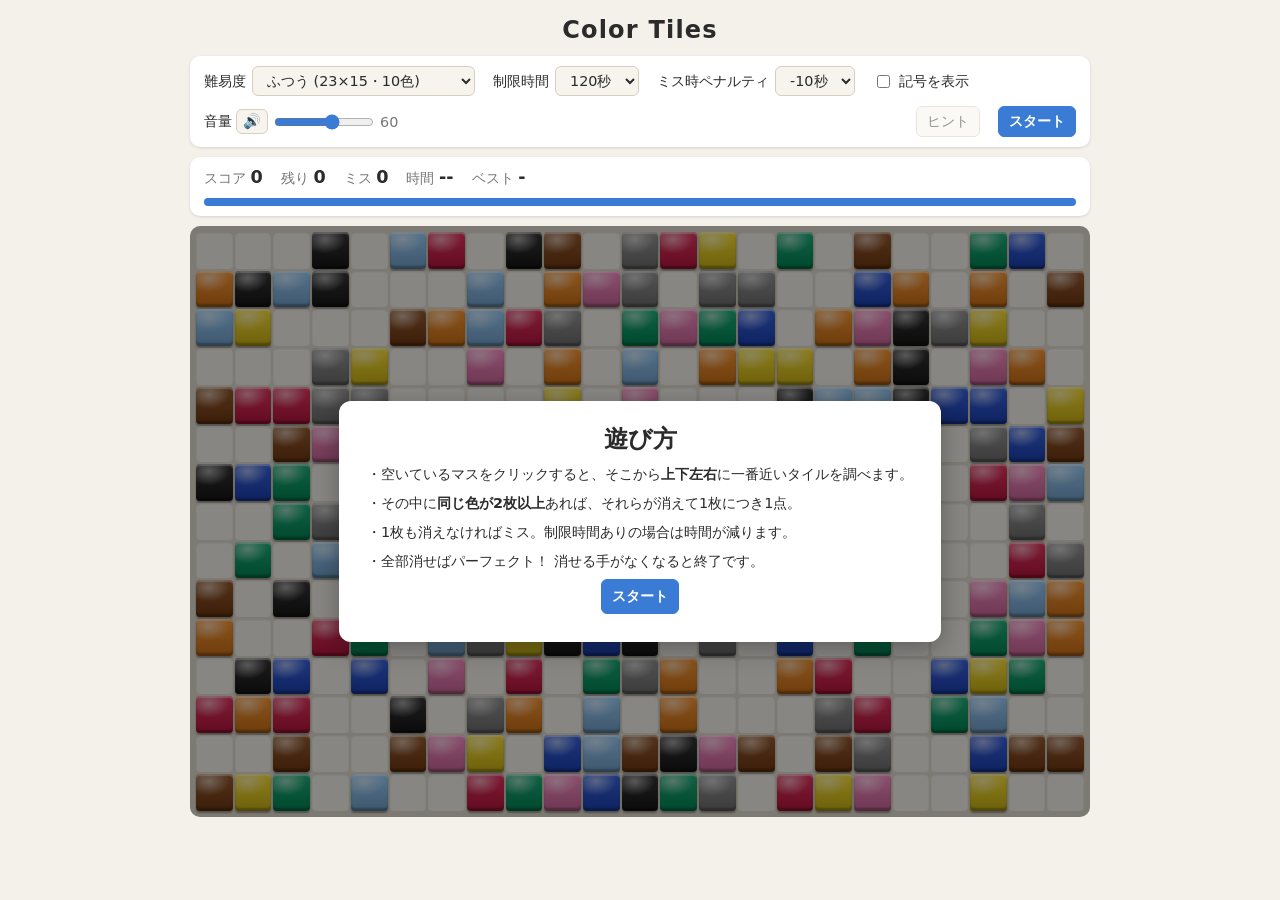
<file: color-tiles/index.html>
<!DOCTYPE html>
<html lang="ja">
<head>
<meta charset="UTF-8">
<meta name="viewport" content="width=device-width, initial-scale=1">
<title>Color Tiles</title>
<style>
  :root {
    --bg: #f4f1ea;
    --panel: #ffffff;
    --text: #2b2b2b;
    --muted: #777;
    --board: #e3ddd0;
    --cell: #f7f4ee;
    --line: #d6cfbf;
    --accent: #3a7bd5;
    --danger: #d64545;
    --tile-rim: ;
  }
  @media (prefers-color-scheme: dark) {
    :root {
      --bg: #1c1d21; --panel: #26282d; --text: #e8e8e8; --muted: #9a9a9a;
      --board: #33363c; --cell: #2a2c31; --line: #3f434a;
    }
    /* 黒タイルが背景に埋もれないよう縁取りを付ける */
    :root { --tile-rim: inset 0 0 0 1px rgba(255,255,255,.3), ; }
  }
  * { box-sizing: border-box; }
  body {
    margin: 0; background: var(--bg); color: var(--text);
    font-family: system-ui, "Segoe UI", "Hiragino Sans", "Yu Gothic UI", sans-serif;
    display: flex; flex-direction: column; align-items: center;
    padding: 16px; min-height: 100vh;
  }
  h1 { margin: 0 0 12px; font-size: 1.5rem; letter-spacing: .05em; }
  .controls, .status {
    background: var(--panel); border-radius: 10px; padding: 10px 14px;
    display: flex; flex-wrap: wrap; gap: 10px 18px; align-items: center;
    box-shadow: 0 1px 3px rgba(0,0,0,.12); margin-bottom: 10px;
    width: 100%; max-width: 900px;
  }
  label { font-size: .9rem; display: flex; gap: 6px; align-items: center; }
  select, button {
    font: inherit; font-size: .9rem; padding: 5px 10px; border-radius: 6px;
    border: 1px solid var(--line); background: var(--cell); color: var(--text);
  }
  button { cursor: pointer; }
  button.primary { background: var(--accent); color: #fff; border-color: var(--accent); font-weight: 600; }
  button:disabled { opacity: .5; cursor: default; }
  .spacer { flex: 1; }
  .volume { font-size: .9rem; display: flex; gap: 4px; align-items: center; }
  .volume button { padding: 3px 6px; min-width: 2.2em; }
  .volume input[type=range] { width: 100px; accent-color: var(--accent); }
  .volume output { min-width: 2.5em; font-variant-numeric: tabular-nums; color: var(--muted); }
  .stat { font-size: .9rem; color: var(--muted); }
  .stat b { color: var(--text); font-size: 1.1rem; font-variant-numeric: tabular-nums; }
  .timebar { flex-basis: 100%; height: 8px; background: var(--board); border-radius: 4px; overflow: hidden; }
  .timebar > div { height: 100%; width: 100%; background: var(--accent); transition: background .3s; }
  .timebar.low > div { background: var(--danger); }
  .timebar.hidden { display: none; }

  .wrap { position: relative; width: 100%; max-width: 900px; }
  #board {
    display: grid; gap: 2px; padding: 6px; background: var(--board);
    border-radius: 10px; user-select: none; touch-action: manipulation;
    container-type: inline-size;
  }
  .cell {
    aspect-ratio: 1; background-color: var(--cell); border-radius: 4px; cursor: pointer;
    position: relative; display: flex; align-items: center; justify-content: center;
    font-size: calc(100cqw / var(--cols) * 0.55); line-height: 1;
    /* 空きマスは少しへこんで見せる */
    box-shadow: inset 0 1px 2px rgba(0,0,0,.12);
  }
  /* タイル: 上面の光沢・下辺の影・落ち影で立体に見せる */
  .cell.t, .cell.vanish {
    cursor: default;
    background-image:
      radial-gradient(ellipse 80% 55% at 35% 20%, rgba(255,255,255,.55), rgba(255,255,255,0) 70%),
      linear-gradient(to bottom, rgba(255,255,255,.12), rgba(0,0,0,.22));
    box-shadow:
      var(--tile-rim)
      inset 0 2px 1px rgba(255,255,255,.45),
      inset 0 -3px 2px rgba(0,0,0,.28),
      0 2px 2px rgba(0,0,0,.35);
  }
  .cell.t { text-shadow: 0 1px 0 rgba(255,255,255,.25); }
  .cell.empty:hover { outline: 2px solid var(--accent); outline-offset: -2px; }
  .cell.trail { background-color: color-mix(in srgb, var(--accent) 25%, var(--cell)); }
  .cell.miss { background-color: color-mix(in srgb, var(--danger) 45%, var(--cell)); }

  /* ヒント: クリックすべきマスを黄色く点滅させ、波紋を広げる */
  .cell.hint {
    z-index: 3;
    animation: hint-blink .5s ease-in-out infinite alternate;
  }
  @keyframes hint-blink {
    from { background-color: #ffd54a; box-shadow: 0 0 0 3px #ff6d00, 0 0 12px 4px rgba(255,160,0,.9); }
    to   { background-color: #fff3b0; box-shadow: 0 0 0 3px #ffb300, 0 0 4px 1px rgba(255,160,0,.5); }
  }
  .cell.hint::after {
    content: ''; position: absolute; inset: 0; border-radius: 50%;
    border: 3px solid #ff6d00; pointer-events: none;
    animation: hint-ripple 1s ease-out infinite;
  }
  @keyframes hint-ripple {
    from { transform: scale(1); opacity: 1; }
    to   { transform: scale(4); opacity: 0; }
  }
  /* ヒントで消えるタイルと、そこまでの道筋 */
  .cell.hint-target { z-index: 2; animation: hint-target .5s ease-in-out infinite alternate; }
  @keyframes hint-target {
    from { transform: scale(1); outline: 3px solid #fff; outline-offset: 0; }
    to   { transform: scale(1.15); outline: 3px solid #ff6d00; outline-offset: 1px; }
  }
  .cell.hint-path { background-color: color-mix(in srgb, #ffb300 35%, var(--cell)); }

  .cell.vanish { animation: vanish .35s ease-out forwards; z-index: 1; }
  @keyframes vanish {
    0% { transform: scale(1); opacity: 1; }
    40% { transform: scale(1.25); opacity: .9; }
    100% { transform: scale(.2); opacity: 0; }
  }
  .shake { animation: shake .25s; }
  @keyframes shake { 25% { transform: translateX(-4px);} 75% { transform: translateX(4px);} }

  .overlay {
    position: absolute; inset: 0; display: flex; align-items: center; justify-content: center;
    background: rgba(0,0,0,.45); border-radius: 10px;
  }
  .overlay.hidden { display: none; }
  .card {
    background: var(--panel); padding: 22px 28px; border-radius: 12px; text-align: center;
    max-width: 90%; box-shadow: 0 6px 24px rgba(0,0,0,.3);
  }
  .card h2 { margin: 0 0 8px; }
  .card p { margin: 6px 0; line-height: 1.6; }
  .card .big { font-size: 2rem; font-weight: 700; }
  .rules { text-align: left; font-size: .9rem; }
  .penalty {
    position: absolute; pointer-events: none; font-weight: 700; color: var(--danger);
    font-size: 1rem; animation: floatup .8s ease-out forwards; z-index: 5; white-space: nowrap;
  }
  .gain { color: #2e9d52; }
  @keyframes floatup { from { opacity: 1; transform: translate(-50%, 0); } to { opacity: 0; transform: translate(-50%, -30px); } }
</style>
</head>
<body>
  <h1>Color Tiles</h1>

  <div class="controls">
    <label>難易度
      <select id="difficulty">
        <option value="easy">かんたん (15×10・6色)</option>
        <option value="normal" selected>ふつう (23×15・10色)</option>
        <option value="hard">むずかしい (25×17・12色)</option>
      </select>
    </label>
    <label>制限時間
      <select id="timeLimit">
        <option value="0">なし</option>
        <option value="60">60秒</option>
        <option value="120" selected>120秒</option>
        <option value="180">180秒</option>
        <option value="300">300秒</option>
      </select>
    </label>
    <label>ミス時ペナルティ
      <select id="penalty">
        <option value="0">なし</option>
        <option value="5">-5秒</option>
        <option value="10" selected>-10秒</option>
      </select>
    </label>
    <label><input type="checkbox" id="symbols"> 記号を表示</label>
    <div class="volume" role="group" aria-label="音量">音量
      <button type="button" id="muteBtn" aria-label="ミュート切り替え">🔊</button>
      <input type="range" id="volume" min="0" max="100" step="5" value="60" aria-label="音量">
      <output id="volumeOut">60</output>
    </div>
    <div class="spacer"></div>
    <button id="hintBtn" disabled>ヒント</button>
    <button id="startBtn" class="primary">スタート</button>
  </div>

  <div class="status">
    <span class="stat">スコア <b id="score">0</b></span>
    <span class="stat">残り <b id="remain">0</b></span>
    <span class="stat">ミス <b id="misses">0</b></span>
    <span class="stat" id="timeLabel">時間 <b id="time">--</b></span>
    <span class="stat">ベスト <b id="best">-</b></span>
    <div class="timebar" id="timebar"><div></div></div>
  </div>

  <div class="wrap">
    <div id="board"></div>
    <div class="overlay" id="overlay">
      <div class="card" id="card">
        <h2>遊び方</h2>
        <div class="rules">
          <p>・空いているマスをクリックすると、そこから<b>上下左右</b>に一番近いタイルを調べます。</p>
          <p>・その中に<b>同じ色が2枚以上</b>あれば、それらが消えて1枚につき1点。</p>
          <p>・1枚も消えなければミス。制限時間ありの場合は時間が減ります。</p>
          <p>・全部消せばパーフェクト！ 消せる手がなくなると終了です。</p>
        </div>
        <p><button class="primary" onclick="startGame()">スタート</button></p>
      </div>
    </div>
  </div>

<script>
const DIFF = {
  easy:   { cols: 15, rows: 10, colors: 6,  per: 12 },
  normal: { cols: 23, rows: 15, colors: 10, per: 20 },
  hard:   { cols: 25, rows: 17, colors: 12, per: 24 },
};
// 通常の色覚・色覚多様性（P型/D型）の両方で差が大きくなるよう選んだ配色。
// 同系統の色は2色まで。先頭ほど識別しやすく、かんたんは先頭6色、ふつうは10色を使う。
const PALETTE = [
  '#e6194b', '#1f4fe0', '#ffe119', '#00a86b', '#8ecbff', '#ff8c1a',
  '#ff80c0', '#8a8a8a', '#1a1a1a', '#8b4513', '#b388ff', '#911eb4',
];
const SYMBOLS = ['●', '▲', '■', '◆', '★', '✚', '♥', '▼', '♣', '♠', '✖', '◎'];
const DIRS = [[0, -1], [0, 1], [-1, 0], [1, 0]];

const $ = id => document.getElementById(id);
const boardEl = $('board');

let cfg, grid, cells, score, remain, misses, hints;
let running = false, limit = 0, penaltySec = 10, penaltyTotal = 0, startTime = 0, rafId = 0;

function storageGet(k) { try { return localStorage.getItem(k); } catch { return null; } }
function storageSet(k, v) { try { localStorage.setItem(k, v); } catch {} }
function modeKey() { return `colortiles:${$('difficulty').value}:${$('timeLimit').value}:${$('penalty').value}`; }
function showBest() { $('best').textContent = storageGet(modeKey()) ?? '-'; }

function shuffle(a) {
  for (let i = a.length - 1; i > 0; i--) {
    const j = Math.floor(Math.random() * (i + 1));
    [a[i], a[j]] = [a[j], a[i]];
  }
  return a;
}

function buildBoard() {
  cfg = DIFF[$('difficulty').value];
  const n = cfg.cols * cfg.rows;
  const tiles = [];
  for (let c = 0; c < cfg.colors; c++) for (let k = 0; k < cfg.per; k++) tiles.push(c);
  while (tiles.length < n) tiles.push(-1);
  grid = shuffle(tiles);

  boardEl.style.gridTemplateColumns = `repeat(${cfg.cols}, 1fr)`;
  boardEl.style.setProperty('--cols', cfg.cols);
  boardEl.innerHTML = '';
  cells = [];
  for (let i = 0; i < n; i++) {
    const d = document.createElement('div');
    d.className = 'cell';
    d.dataset.i = i;
    boardEl.appendChild(d);
    cells.push(d);
    paint(i);
  }
}

function paint(i) {
  const d = cells[i], c = grid[i];
  d.classList.toggle('t', c >= 0);
  d.classList.toggle('empty', c < 0);
  d.style.backgroundColor = c >= 0 ? PALETTE[c] : '';
  d.textContent = c >= 0 && $('symbols').checked ? SYMBOLS[c] : '';
  d.style.color = c >= 0 ? symbolColor(PALETTE[c]) : '';
}

// タイルの明るさに応じて記号を白か黒にする
function symbolColor(hex) {
  const [r, g, b] = [1, 3, 5].map(i => parseInt(hex.substr(i, 2), 16));
  return (r * 299 + g * 587 + b * 114) / 1000 > 150 ? 'rgba(0,0,0,.6)' : 'rgba(255,255,255,.85)';
}

// 上下左右それぞれで最も近いタイルを探す
function probe(i) {
  const x = i % cfg.cols, y = Math.floor(i / cfg.cols);
  const found = [];
  for (const [dx, dy] of DIRS) {
    let cx = x + dx, cy = y + dy;
    const path = [];
    while (cx >= 0 && cx < cfg.cols && cy >= 0 && cy < cfg.rows) {
      const j = cy * cfg.cols + cx;
      if (grid[j] >= 0) { found.push({ j, color: grid[j], path }); break; }
      path.push(j);
      cx += dx; cy += dy;
    }
  }
  const count = {};
  for (const f of found) count[f.color] = (count[f.color] || 0) + 1;
  return found.filter(f => count[f.color] >= 2);
}

function findMove() {
  for (let i = 0; i < grid.length; i++) if (grid[i] < 0 && probe(i).length) return i;
  return -1;
}

// ---- 効果音（Web Audio で合成するので音声ファイル不要） ----
let audioCtx = null, masterGain = null;
let volume = 60, muted = false;

function audio() {
  if (!audioCtx) {
    const AC = window.AudioContext || window.webkitAudioContext;
    if (!AC) return null;
    audioCtx = new AC();
    masterGain = audioCtx.createGain();
    masterGain.connect(audioCtx.destination);
    applyVolume();
  }
  if (audioCtx.state === 'suspended') audioCtx.resume();
  return audioCtx;
}

function applyVolume() {
  // 聴感に合わせて2乗カーブにする
  if (masterGain) masterGain.gain.value = muted ? 0 : (volume / 100) ** 2;
  $('muteBtn').textContent = muted || volume === 0 ? '🔇' : volume < 50 ? '🔉' : '🔊';
  $('volumeOut').textContent = muted ? 'ミュート' : volume;
}

function tone(ctx, { freq, endFreq = freq, start = 0, dur = 0.2, type = 'sine', peak = 0.3, filter }) {
  const t0 = ctx.currentTime + start;
  const osc = ctx.createOscillator();
  const g = ctx.createGain();
  osc.type = type;
  osc.frequency.setValueAtTime(freq, t0);
  if (endFreq !== freq) osc.frequency.exponentialRampToValueAtTime(endFreq, t0 + dur);
  g.gain.setValueAtTime(0.0001, t0);
  g.gain.exponentialRampToValueAtTime(peak, t0 + 0.01);
  g.gain.exponentialRampToValueAtTime(0.0001, t0 + dur);
  let node = osc;
  if (filter) {
    const f = ctx.createBiquadFilter();
    f.type = 'lowpass';
    f.frequency.value = filter;
    osc.connect(f);
    node = f;
  }
  node.connect(g);
  g.connect(masterGain);
  osc.start(t0);
  osc.stop(t0 + dur + 0.02);
}

// ホワイトノイズ（はじける音の「パチッ」成分に使う）
let noiseBuf = null;
function noise(ctx) {
  if (!noiseBuf) {
    noiseBuf = ctx.createBuffer(1, ctx.sampleRate * 0.2, ctx.sampleRate);
    const d = noiseBuf.getChannelData(0);
    for (let i = 0; i < d.length; i++) d[i] = Math.random() * 2 - 1;
  }
  return noiseBuf;
}

// 泡がはじけるような短い「ポンッ」: 急降下する音程 + 一瞬のノイズ
function pop(ctx, start, pitch) {
  const t0 = ctx.currentTime + start;

  const osc = ctx.createOscillator();
  const og = ctx.createGain();
  osc.type = 'sine';
  osc.frequency.setValueAtTime(pitch, t0);
  osc.frequency.exponentialRampToValueAtTime(pitch * 0.25, t0 + 0.07);
  og.gain.setValueAtTime(0.0001, t0);
  og.gain.exponentialRampToValueAtTime(0.5, t0 + 0.003);
  og.gain.exponentialRampToValueAtTime(0.0001, t0 + 0.09);
  osc.connect(og).connect(masterGain);
  osc.start(t0);
  osc.stop(t0 + 0.1);

  const src = ctx.createBufferSource();
  src.buffer = noise(ctx);
  const bp = ctx.createBiquadFilter();
  bp.type = 'bandpass';
  bp.frequency.value = pitch * 3;
  bp.Q.value = 1.2;
  const ng = ctx.createGain();
  ng.gain.setValueAtTime(0.0001, t0);
  ng.gain.exponentialRampToValueAtTime(0.45, t0 + 0.002);
  ng.gain.exponentialRampToValueAtTime(0.0001, t0 + 0.04);
  src.connect(bp).connect(ng).connect(masterGain);
  src.start(t0, Math.random() * 0.1);
  src.stop(t0 + 0.05);
}

// 消えたタイル1枚ごとに少しずつずらして、はじける音を重ねる
function playClear(n) {
  const ctx = audio();
  if (!ctx || muted || volume === 0) return;
  for (let k = 0; k < n; k++) {
    pop(ctx, k * 0.035 + Math.random() * 0.01, 700 + Math.random() * 350 + k * 60);
  }
}

// 失敗: 低く下がるブザー音
function playMiss() {
  const ctx = audio();
  if (!ctx || muted || volume === 0) return;
  tone(ctx, { freq: 180, endFreq: 90, dur: 0.28, type: 'sawtooth', peak: 0.22, filter: 900 });
  tone(ctx, { freq: 120, endFreq: 70, start: 0.02, dur: 0.3, type: 'square', peak: 0.1, filter: 500 });
}

function floatText(i, text, cls) {
  const d = cells[i];
  const el = document.createElement('div');
  el.className = 'penalty ' + (cls || '');
  el.textContent = text;
  el.style.left = (d.offsetLeft + d.offsetWidth / 2) + 'px';
  el.style.top = (d.offsetTop - 4) + 'px';
  document.querySelector('.wrap').appendChild(el);
  setTimeout(() => el.remove(), 800);
}

function onClick(e) {
  const d = e.target.closest('.cell');
  if (!d || !running) return;
  const i = +d.dataset.i;
  if (grid[i] >= 0) return;
  clearHint();

  const hit = probe(i);
  if (hit.length) {
    const trail = [i];
    for (const h of hit) {
      trail.push(...h.path);
      const c = cells[h.j];
      grid[h.j] = -1;
      c.classList.remove('t');
      c.classList.add('empty');
      c.classList.add('vanish');
      setTimeout(() => { c.classList.remove('vanish'); paint(h.j); }, 350);
    }
    for (const t of trail) cells[t].classList.add('trail');
    setTimeout(() => trail.forEach(t => cells[t].classList.remove('trail')), 250);
    score += hit.length;
    remain -= hit.length;
    floatText(i, '+' + hit.length, 'gain');
    playClear(hit.length);
  } else {
    misses++;
    playMiss();
    d.classList.add('miss');
    setTimeout(() => d.classList.remove('miss'), 250);
    boardEl.classList.remove('shake'); void boardEl.offsetWidth; boardEl.classList.add('shake');
    if (limit && penaltySec) {
      penaltyTotal += penaltySec;
      floatText(i, `-${penaltySec}秒`);
    } else {
      floatText(i, 'ミス');
    }
  }
  updateStats();

  if (remain === 0) return endGame('perfect');
  if (findMove() < 0) return endGame('nomove');
}

function updateStats() {
  $('score').textContent = score;
  $('remain').textContent = remain;
  $('misses').textContent = misses;
}

function fmt(sec) {
  sec = Math.max(0, sec);
  const m = Math.floor(sec / 60), s = Math.floor(sec % 60);
  return `${m}:${String(s).padStart(2, '0')}`;
}

function tick() {
  if (!running) return;
  const elapsed = (performance.now() - startTime) / 1000;
  if (limit) {
    const left = limit - elapsed - penaltyTotal;
    $('time').textContent = fmt(Math.ceil(left));
    const ratio = Math.max(0, left / limit);
    $('timebar').firstElementChild.style.width = (ratio * 100) + '%';
    $('timebar').classList.toggle('low', left <= 15);
    if (left <= 0) return endGame('timeup');
  } else {
    $('time').textContent = fmt(elapsed);
  }
  rafId = requestAnimationFrame(tick);
}

function startGame() {
  cancelAnimationFrame(rafId);
  limit = +$('timeLimit').value;
  penaltySec = +$('penalty').value;
  buildBoard();
  score = 0; misses = 0; hints = 0; penaltyTotal = 0;
  remain = cfg.colors * cfg.per;
  updateStats();
  showBest();
  $('timebar').classList.toggle('hidden', !limit);
  $('timebar').classList.remove('low');
  $('timeLabel').firstChild.textContent = limit ? '残り時間 ' : '経過 ';
  $('overlay').classList.add('hidden');
  $('hintBtn').disabled = false;
  $('startBtn').textContent = 'やり直す';
  running = true;
  startTime = performance.now();
  if (findMove() < 0) return endGame('nomove');
  tick();
}

function endGame(reason) {
  running = false;
  clearHint();
  cancelAnimationFrame(rafId);
  $('hintBtn').disabled = true;
  const elapsed = (performance.now() - startTime) / 1000;

  const key = modeKey();
  const prev = +(storageGet(key) ?? -1);
  const isBest = score > prev;
  if (isBest) storageSet(key, score);
  showBest();

  const title = { perfect: 'パーフェクト！', timeup: 'タイムアップ', nomove: 'もう消せる手がありません' }[reason];
  const total = cfg.colors * cfg.per;
  $('card').innerHTML = `
    <h2>${title}</h2>
    <p class="big">${score} / ${total}</p>
    <p>ミス ${misses} 回 ・ ヒント ${hints} 回 ・ 時間 ${fmt(elapsed)}</p>
    ${isBest ? '<p>🎉 ベストスコア更新！</p>' : ''}
    <p><button class="primary" onclick="startGame()">もう一度</button></p>`;
  $('overlay').classList.remove('hidden');
}

let hintTimer = 0;
function clearHint() {
  clearTimeout(hintTimer);
  for (const c of boardEl.querySelectorAll('.hint, .hint-target, .hint-path'))
    c.classList.remove('hint', 'hint-target', 'hint-path');
}
$('hintBtn').onclick = () => {
  if (!running) return;
  const i = findMove();
  if (i < 0) return;
  hints++;
  clearHint();
  void boardEl.offsetWidth;
  cells[i].classList.add('hint');
  for (const h of probe(i)) {
    cells[h.j].classList.add('hint-target');
    h.path.forEach(j => cells[j].classList.add('hint-path'));
  }
  hintTimer = setTimeout(clearHint, 4000);
};
$('startBtn').onclick = startGame;
for (const id of ['difficulty', 'timeLimit', 'penalty']) {
  $(id).onchange = () => { showBest(); if (!running) { buildBoard(); } };
}
{
  const v = storageGet('colortiles:volume');
  if (v !== null && !isNaN(+v)) volume = +v;
  muted = storageGet('colortiles:muted') === '1';
  $('volume').value = volume;
  applyVolume();
}
$('volume').oninput = () => {
  volume = +$('volume').value;
  muted = false;
  storageSet('colortiles:volume', volume);
  storageSet('colortiles:muted', '0');
  applyVolume();
};
// 調整し終えたら試し聴き
$('volume').onchange = () => playClear(2);
$('muteBtn').onclick = () => {
  muted = !muted;
  storageSet('colortiles:muted', muted ? '1' : '0');
  applyVolume();
  if (!muted) playClear(2);
};
$('symbols').checked = storageGet('colortiles:symbols') === '1';
$('symbols').onchange = () => {
  storageSet('colortiles:symbols', $('symbols').checked ? '1' : '0');
  cells.forEach((_, i) => paint(i));
};
$('penalty').closest('label').title = '制限時間ありのときだけ有効';
boardEl.addEventListener('click', onClick);

buildBoard();
showBest();
</script>
</body>
</html>
</file>
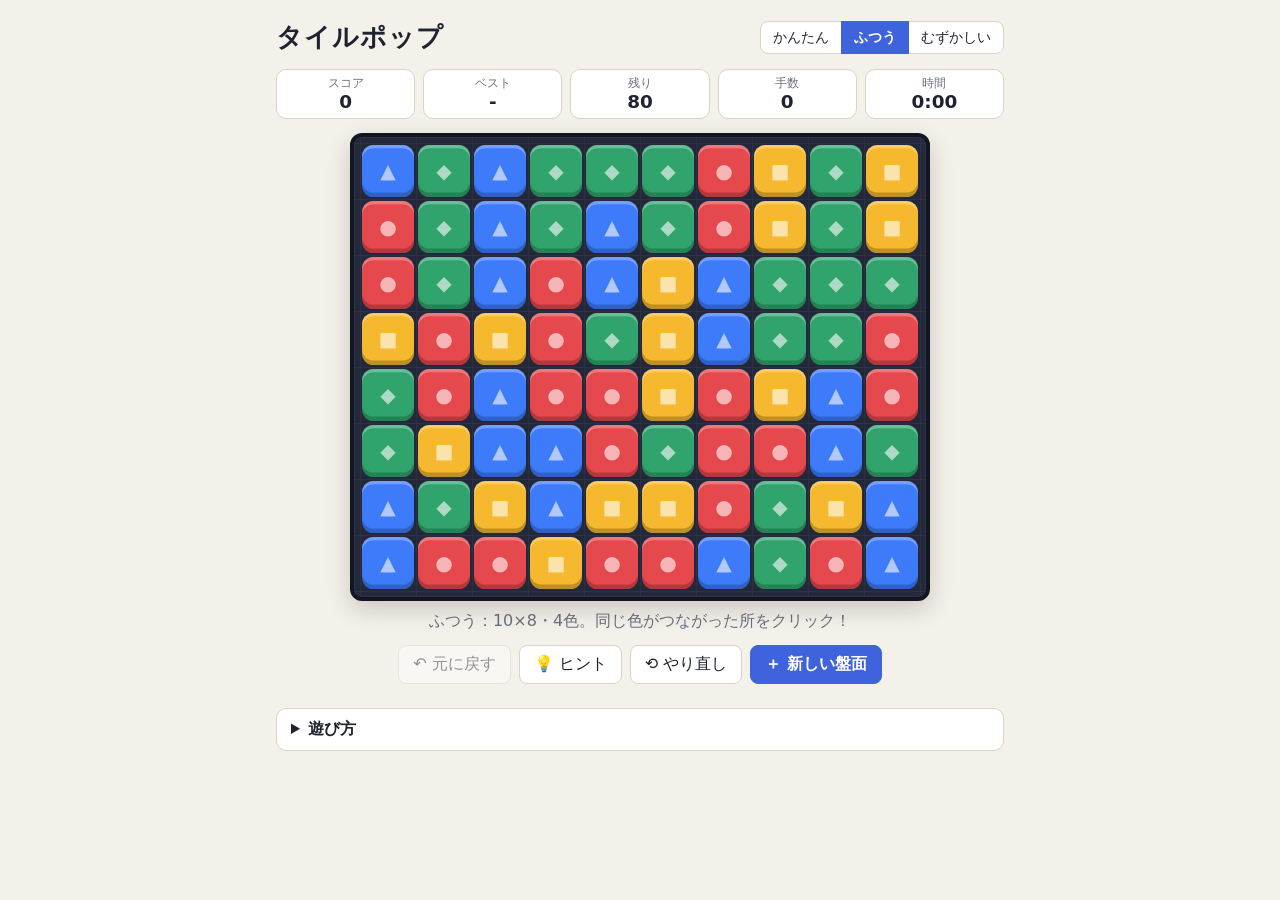
<file: tile-pop/index.html>
<!doctype html>
<html lang="ja">
<head>
  <meta charset="utf-8">
  <meta name="viewport" content="width=device-width, initial-scale=1">
  <title>タイルポップ</title>
  <link rel="stylesheet" href="style.css">
</head>
<body>
  <main class="app">
    <header class="top">
      <h1>タイルポップ</h1>
      <div class="levels" role="radiogroup" aria-label="難易度">
        <button type="button" data-level="easy" role="radio">かんたん</button>
        <button type="button" data-level="normal" role="radio">ふつう</button>
        <button type="button" data-level="hard" role="radio">むずかしい</button>
      </div>
    </header>

    <section class="stats" aria-label="成績">
      <div class="stat"><span class="label">スコア</span><span class="value" id="score">0</span></div>
      <div class="stat"><span class="label">ベスト</span><span class="value" id="best">-</span></div>
      <div class="stat"><span class="label">残り</span><span class="value" id="left">0</span></div>
      <div class="stat"><span class="label">手数</span><span class="value" id="moves">0</span></div>
      <div class="stat"><span class="label">時間</span><span class="value" id="time">0:00</span></div>
    </section>

    <div class="board-wrap" id="boardWrap">
      <div class="board" id="board" aria-label="盤面"></div>
      <div class="overlay" id="overlay" hidden>
        <div class="dialog">
          <h2 id="ovTitle"></h2>
          <dl id="ovBody"></dl>
          <div class="dialog-actions" id="ovActions"></div>
        </div>
      </div>
    </div>

    <p class="status" id="status" aria-live="polite"></p>

    <section class="actions">
      <button type="button" id="undoBtn" title="元に戻す (Z)">↶ 元に戻す</button>
      <button type="button" id="hintBtn" title="ヒント (H)">💡 ヒント</button>
      <button type="button" id="retryBtn" title="同じ盤面でやり直し (R)">⟲ やり直し</button>
      <button type="button" id="newBtn" class="primary" title="新しい盤面 (N)">＋ 新しい盤面</button>
    </section>

    <details class="rules">
      <summary>遊び方</summary>
      <ul>
        <li>縦か横に同じ色のタイルがつながっている所をクリックすると、つながった同じ色のタイルがまとめて消えます。</li>
        <li>となりに同じ色がない 1 枚だけのタイルは消せません。</li>
        <li>消えた所には上のタイルが落ち、空になった列は左に詰まります。</li>
        <li>すべてのタイルを消せばクリア。消せる所がなくなったら手詰まりです。</li>
        <li>得点は 1 回に消した枚数を n として (n−1)² × 10 点。一度にたくさん消すほど高得点。クリアするとボーナス 1000 点。</li>
        <li>盤面は必ずクリアできるように作られています。行き詰まったら「元に戻す」や「ヒント」を使いましょう（ヒント 1 回につき −50 点）。</li>
        <li>キーボード：Z 元に戻す / H ヒント / R やり直し / N 新しい盤面</li>
      </ul>
    </details>
  </main>

  <script src="logic.js"></script>
  <script src="game.js"></script>
</body>
</html>
</file>
<file: tile-pop/style.css>
:root {
  --bg: #f4f1ea;
  --surface: #ffffff;
  --text: #1f2330;
  --muted: #6b7080;
  --border: #d9d4c7;
  --accent: #3e63dd;
  --accent-text: #ffffff;
  --board-bg: #23283a;
  --board-frame: #121522;
  --cell-bg: rgba(255, 255, 255, 0.04);
  --c0: #e5484d; /* 赤 */
  --c1: #3e7bfa; /* 青 */
  --c2: #f5b82e; /* 黄 */
  --c3: #30a46c; /* 緑 */
  --c4: #9a5ce5; /* 紫 */
  --cell: 48px;
}

@media (prefers-color-scheme: dark) {
  :root {
    --bg: #14161f;
    --surface: #1e2130;
    --text: #e8e9ef;
    --muted: #9ba0b3;
    --border: #33374a;
    --accent: #6e8cff;
    --accent-text: #0d1020;
    --board-bg: #1b1f2e;
    --board-frame: #0a0c14;
  }
}

* { box-sizing: border-box; }

body {
  margin: 0;
  background: var(--bg);
  color: var(--text);
  font-family: system-ui, -apple-system, "Segoe UI", "Hiragino Sans", "Yu Gothic UI", "Meiryo", sans-serif;
  -webkit-tap-highlight-color: transparent;
}

.app {
  max-width: 760px;
  margin: 0 auto;
  padding: 20px 16px 40px;
}

.top {
  display: flex;
  flex-wrap: wrap;
  align-items: center;
  justify-content: space-between;
  gap: 12px;
  margin-bottom: 14px;
}

h1 {
  margin: 0;
  font-size: 1.6rem;
  letter-spacing: 0.04em;
}

button {
  font: inherit;
  color: var(--text);
  background: var(--surface);
  border: 1px solid var(--border);
  border-radius: 8px;
  padding: 8px 14px;
  cursor: pointer;
  transition: background 0.15s, border-color 0.15s, transform 0.1s;
}
button:hover:not(:disabled) { border-color: var(--accent); }
button:active:not(:disabled) { transform: translateY(1px); }
button:disabled { opacity: 0.45; cursor: default; }
button:focus-visible { outline: 2px solid var(--accent); outline-offset: 2px; }
button.primary { background: var(--accent); border-color: var(--accent); color: var(--accent-text); font-weight: 600; }

.levels { display: flex; gap: 0; }
.levels button { border-radius: 0; margin-left: -1px; padding: 6px 12px; font-size: 0.9rem; }
.levels button:first-child { border-radius: 8px 0 0 8px; margin-left: 0; }
.levels button:last-child { border-radius: 0 8px 8px 0; }
.levels button[aria-checked="true"] {
  background: var(--accent);
  border-color: var(--accent);
  color: var(--accent-text);
  font-weight: 600;
  position: relative;
}

.stats {
  display: grid;
  grid-template-columns: repeat(5, 1fr);
  gap: 8px;
  margin-bottom: 14px;
}
.stat {
  background: var(--surface);
  border: 1px solid var(--border);
  border-radius: 10px;
  padding: 6px 10px;
  display: flex;
  flex-direction: column;
  align-items: center;
}
.stat .label { font-size: 0.72rem; color: var(--muted); }
.stat .value { font-size: 1.15rem; font-weight: 700; font-variant-numeric: tabular-nums; }

.board-wrap {
  position: relative;
  display: flex;
  justify-content: center;
}

/* 長方形の枠 */
.board {
  position: relative;
  box-sizing: content-box;
  padding: 6px;
  background:
    linear-gradient(var(--cell-bg) 1px, transparent 1px) 6px 6px / var(--cell) var(--cell),
    linear-gradient(90deg, var(--cell-bg) 1px, transparent 1px) 6px 6px / var(--cell) var(--cell),
    var(--board-bg);
  border: 4px solid var(--board-frame);
  border-radius: 12px;
  box-shadow: 0 8px 24px rgba(0, 0, 0, 0.18), inset 0 0 0 1px rgba(255, 255, 255, 0.05);
  overflow: hidden;
  touch-action: manipulation;
  user-select: none;
}

.tile {
  position: absolute;
  left: 6px;
  top: 6px;
  width: var(--cell);
  height: var(--cell);
  padding: 2px;
  cursor: pointer;
  transition: transform 0.26s cubic-bezier(0.34, 1.3, 0.64, 1);
  will-change: transform;
}

.face {
  width: 100%;
  height: 100%;
  border-radius: 22%;
  display: grid;
  place-items: center;
  color: rgba(255, 255, 255, 0.6);
  font-size: calc(var(--cell) * 0.36);
  line-height: 1;
  background: var(--tc);
  box-shadow:
    inset 0 calc(var(--cell) * 0.06) 0 rgba(255, 255, 255, 0.28),
    inset 0 calc(var(--cell) * -0.08) 0 rgba(0, 0, 0, 0.22);
  transition: filter 0.12s, transform 0.12s, box-shadow 0.12s;
}

.tile[data-color="0"] { --tc: var(--c0); }
.tile[data-color="1"] { --tc: var(--c1); }
.tile[data-color="2"] { --tc: var(--c2); }
.tile[data-color="3"] { --tc: var(--c3); }
.tile[data-color="4"] { --tc: var(--c4); }

.tile.hl .face {
  filter: brightness(1.18);
  transform: scale(0.9);
  box-shadow:
    0 0 0 2px rgba(255, 255, 255, 0.9),
    inset 0 calc(var(--cell) * 0.06) 0 rgba(255, 255, 255, 0.28);
}

.tile.hint .face { animation: hint 0.7s ease-in-out 3; }
@keyframes hint {
  50% { transform: scale(0.8); box-shadow: 0 0 0 3px #fff, 0 0 16px 4px rgba(255, 255, 255, 0.7); }
}

.tile.enter .face { animation: enter 0.3s ease-out both; }
@keyframes enter {
  from { transform: scale(0.3); opacity: 0; }
}

.tile.pop { pointer-events: none; }
.tile.pop .face { animation: pop 0.2s ease-in forwards; }
@keyframes pop {
  40% { transform: scale(1.12); filter: brightness(1.5); }
  to { transform: scale(0); opacity: 0; }
}

.tile.shake .face { animation: shake 0.3s; }
@keyframes shake {
  25% { transform: translateX(-12%); }
  75% { transform: translateX(12%); }
}

.float-score {
  position: absolute;
  z-index: 5;
  pointer-events: none;
  font-weight: 800;
  font-size: 1.2rem;
  color: #fff;
  text-shadow: 0 1px 3px rgba(0, 0, 0, 0.7);
  transform: translate(-50%, -50%);
  animation: floatUp 0.9s ease-out forwards;
}
@keyframes floatUp {
  to { transform: translate(-50%, -160%); opacity: 0; }
}

.overlay {
  position: fixed;
  inset: 0;
  display: grid;
  place-items: center;
  z-index: 10;
  padding: 16px;
  background: rgba(10, 12, 20, 0.45);
  animation: fadeIn 0.2s ease-out;
}
@keyframes fadeIn { from { opacity: 0; } }
.overlay[hidden] { display: none; }
.dialog {
  background: var(--surface);
  border: 1px solid var(--border);
  border-radius: 14px;
  padding: 20px 24px;
  min-width: 260px;
  max-width: 100%;
  text-align: center;
  box-shadow: 0 16px 40px rgba(0, 0, 0, 0.35);
  animation: enter 0.25s ease-out;
}
.dialog h2 { margin: 0 0 12px; font-size: 1.5rem; }
.dialog dl {
  display: grid;
  grid-template-columns: auto auto;
  gap: 4px 16px;
  margin: 0 0 16px;
  text-align: left;
  justify-content: center;
}
.dialog dt { color: var(--muted); }
.dialog dd { margin: 0; font-weight: 700; text-align: right; font-variant-numeric: tabular-nums; }
.dialog-actions { display: flex; flex-wrap: wrap; gap: 8px; justify-content: center; }

.status {
  min-height: 1.5em;
  margin: 10px 0;
  text-align: center;
  color: var(--muted);
}

.actions {
  display: flex;
  flex-wrap: wrap;
  gap: 8px;
  justify-content: center;
}

.rules {
  margin-top: 24px;
  background: var(--surface);
  border: 1px solid var(--border);
  border-radius: 10px;
  padding: 10px 14px;
}
.rules summary { cursor: pointer; font-weight: 600; }
.rules ul { margin: 10px 0 0; padding-left: 1.2em; line-height: 1.7; }

@media (max-width: 520px) {
  .stats { gap: 4px; }
  .stat { padding: 4px 2px; }
  .stat .value { font-size: 1rem; }
  .actions button { flex: 1 1 40%; }
}

@media (prefers-reduced-motion: reduce) {
  .tile { transition: none; }
  .tile.enter .face, .tile.hint .face, .tile.shake .face, .float-score { animation-duration: 0.01s; }
}
</file>
